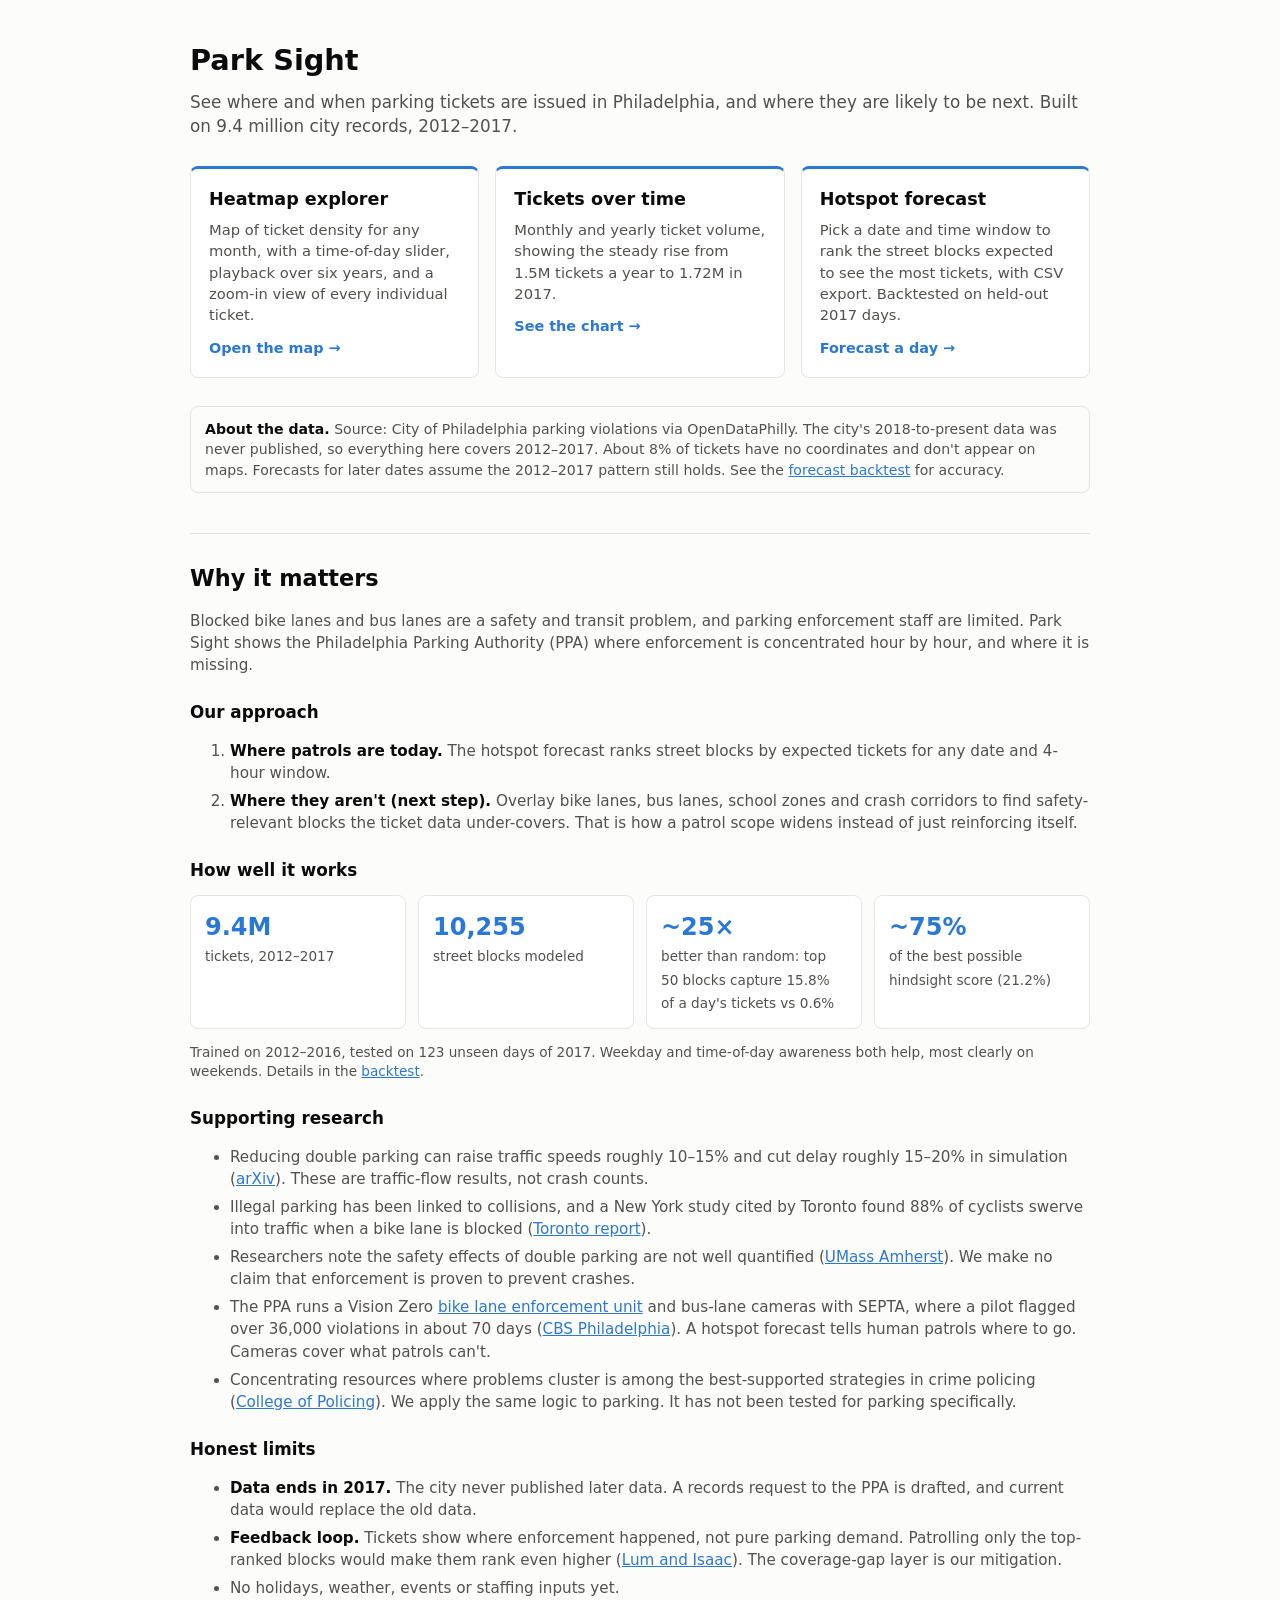
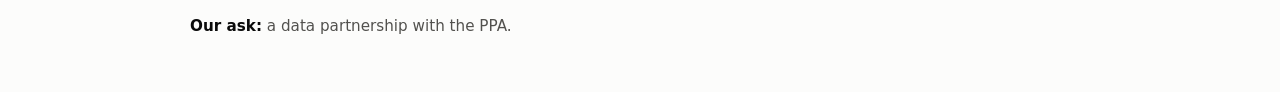
<file: web/index.html>
<!doctype html>
<html lang="en">
<head>
<meta charset="utf-8">
<meta name="viewport" content="width=device-width, initial-scale=1">
<title>Park Sight</title>
<style>
:root { color-scheme: light; --bg: #fcfcfb; --card: #fff; --ink: #0b0b0b; --muted: #52514e; --line: #e6e5e1; --accent: #2a78d6; }
@media (prefers-color-scheme: dark) {
  :root:where(:not([data-theme="light"])) { color-scheme: dark; --bg: #1a1a19; --card: #232321; --ink: #f0efec; --muted: #c3c2b7; --line: #33322f; --accent: #3987e5; }
}
body { margin: 0; background: var(--bg); color: var(--ink); font-family: system-ui, sans-serif; line-height: 1.45; }
main { max-width: 900px; margin: 0 auto; padding: 40px 16px; }
h1 { font-size: 1.8rem; margin: 0 0 8px; }
.lead { color: var(--muted); font-size: 1.05rem; margin: 0 0 28px; }
.cards { display: grid; grid-template-columns: repeat(auto-fit, minmax(250px, 1fr)); gap: 16px; }
.card { display: block; background: var(--card); border: 1px solid var(--line); border-top: 3px solid var(--accent); border-radius: 8px;
  padding: 18px; color: inherit; text-decoration: none; }
.card:hover, .card:focus-visible { border-color: var(--accent); outline: none; }
.card h2 { font-size: 1.1rem; margin: 0 0 6px; }
.card p { margin: 0 0 10px; color: var(--muted); font-size: .92rem; }
.card span { color: var(--accent); font-weight: 600; font-size: .9rem; }
.note { margin-top: 28px; padding: 12px 14px; border: 1px solid var(--line); border-radius: 8px; color: var(--muted); font-size: .88rem; }
.note b { color: var(--ink); }
.pitch { margin-top: 40px; padding-top: 28px; border-top: 1px solid var(--line); }
.pitch h2 { font-size: 1.4rem; margin: 0 0 8px; }
.pitch h3 { font-size: 1.05rem; margin: 24px 0 8px; }
.pitch p, .pitch li { color: var(--muted); font-size: .95rem; }
.pitch li { margin-bottom: 6px; }
.pitch b { color: var(--ink); }
.pitch a { color: var(--accent); }
.pitch .small { font-size: .85rem; }
.stats { display: grid; grid-template-columns: repeat(auto-fit, minmax(190px, 1fr)); gap: 12px; margin: 12px 0; }
.stat { background: var(--card); border: 1px solid var(--line); border-radius: 8px; padding: 14px; }
.stat b { display: block; font-size: 1.5rem; color: var(--accent); }
.stat span { color: var(--muted); font-size: .85rem; }
</style>
</head>
<body>
<main>
  <h1>Park Sight</h1>
  <p class="lead">See where and when parking tickets are issued in Philadelphia, and where they are likely to be next. Built on 9.4 million city records, 2012–2017.</p>
  <div class="cards">
    <a class="card" href="heatmap.html">
      <h2>Heatmap explorer</h2>
      <p>Map of ticket density for any month, with a time-of-day slider, playback over six years, and a zoom-in view of every individual ticket.</p>
      <span>Open the map →</span>
    </a>
    <a class="card" href="chart.html">
      <h2>Tickets over time</h2>
      <p>Monthly and yearly ticket volume, showing the steady rise from 1.5M tickets a year to 1.72M in 2017.</p>
      <span>See the chart →</span>
    </a>
    <a class="card" href="predict.html">
      <h2>Hotspot forecast</h2>
      <p>Pick a date and time window to rank the street blocks expected to see the most tickets, with CSV export. Backtested on held-out 2017 days.</p>
      <span>Forecast a day →</span>
    </a>
  </div>
  <div class="note">
    <b>About the data.</b> Source: City of Philadelphia parking violations via OpenDataPhilly. The city's 2018-to-present data was never published, so everything here covers 2012–2017. About 8% of tickets have no coordinates and don't appear on maps. Forecasts for later dates assume the 2012–2017 pattern still holds. See the <a href="backtest.html" style="color:var(--accent)">forecast backtest</a> for accuracy.
  </div>

  <section class="pitch" id="why">
    <h2>Why it matters</h2>
    <p>Blocked bike lanes and bus lanes are a safety and transit problem, and parking enforcement staff are limited. Park Sight shows the Philadelphia Parking Authority (PPA) where enforcement is concentrated hour by hour, and where it is missing.</p>

    <h3>Our approach</h3>
    <ol>
      <li><b>Where patrols are today.</b> The hotspot forecast ranks street blocks by expected tickets for any date and 4-hour window.</li>
      <li><b>Where they aren't (next step).</b> Overlay bike lanes, bus lanes, school zones and crash corridors to find safety-relevant blocks the ticket data under-covers. That is how a patrol scope widens instead of just reinforcing itself.</li>
    </ol>

    <h3>How well it works</h3>
    <div class="stats">
      <div class="stat"><b>9.4M</b><span>tickets, 2012–2017</span></div>
      <div class="stat"><b>10,255</b><span>street blocks modeled</span></div>
      <div class="stat"><b>~25×</b><span>better than random: top 50 blocks capture 15.8% of a day's tickets vs 0.6%</span></div>
      <div class="stat"><b>~75%</b><span>of the best possible hindsight score (21.2%)</span></div>
    </div>
    <p class="small">Trained on 2012–2016, tested on 123 unseen days of 2017. Weekday and time-of-day awareness both help, most clearly on weekends. Details in the <a href="backtest.html">backtest</a>.</p>

    <h3>Supporting research</h3>
    <ul>
      <li>Reducing double parking can raise traffic speeds roughly 10–15% and cut delay roughly 15–20% in simulation (<a href="https://arxiv.org/pdf/2011.11238">arXiv</a>). These are traffic-flow results, not crash counts.</li>
      <li>Illegal parking has been linked to collisions, and a New York study cited by Toronto found 88% of cyclists swerve into traffic when a bike lane is blocked (<a href="https://www.tac-atc.ca/wp-content/uploads/illegal_parking_in_Toronto.pdf">Toronto report</a>).</li>
      <li>Researchers note the safety effects of double parking are not well quantified (<a href="https://www.umass.edu/neutc/projects/measuring-and-modeling-safety-congestion-impacts-double-parking">UMass Amherst</a>). We make no claim that enforcement is proven to prevent crashes.</li>
      <li>The PPA runs a Vision Zero <a href="https://philapark.org/?p=24539">bike lane enforcement unit</a> and bus-lane cameras with SEPTA, where a pilot flagged over 36,000 violations in about 70 days (<a href="https://www.cbsnews.com/amp/philadelphia/news/ppa-septa-bus-tickets-ai-camera">CBS Philadelphia</a>). A hotspot forecast tells human patrols where to go. Cameras cover what patrols can't.</li>
      <li>Concentrating resources where problems cluster is among the best-supported strategies in crime policing (<a href="https://www.college.police.uk/research/crime-reduction-toolkit/hot-spots-policing">College of Policing</a>). We apply the same logic to parking. It has not been tested for parking specifically.</li>
    </ul>

    <h3>Honest limits</h3>
    <ul>
      <li><b>Data ends in 2017.</b> The city never published later data. A records request to the PPA is drafted, and current data would replace the old data.</li>
      <li><b>Feedback loop.</b> Tickets show where enforcement happened, not pure parking demand. Patrolling only the top-ranked blocks would make them rank even higher (<a href="https://www.sciencenews.org/blog/science-public/data-driven-crime-prediction-fails-erase-human-bias">Lum and Isaac</a>). The coverage-gap layer is our mitigation.</li>
      <li>No holidays, weather, events or staffing inputs yet.</li>
    </ul>

    <p><b>Our ask:</b> a data partnership with the PPA.</p>
  </section>
</main>
</body>
</html>
</file>
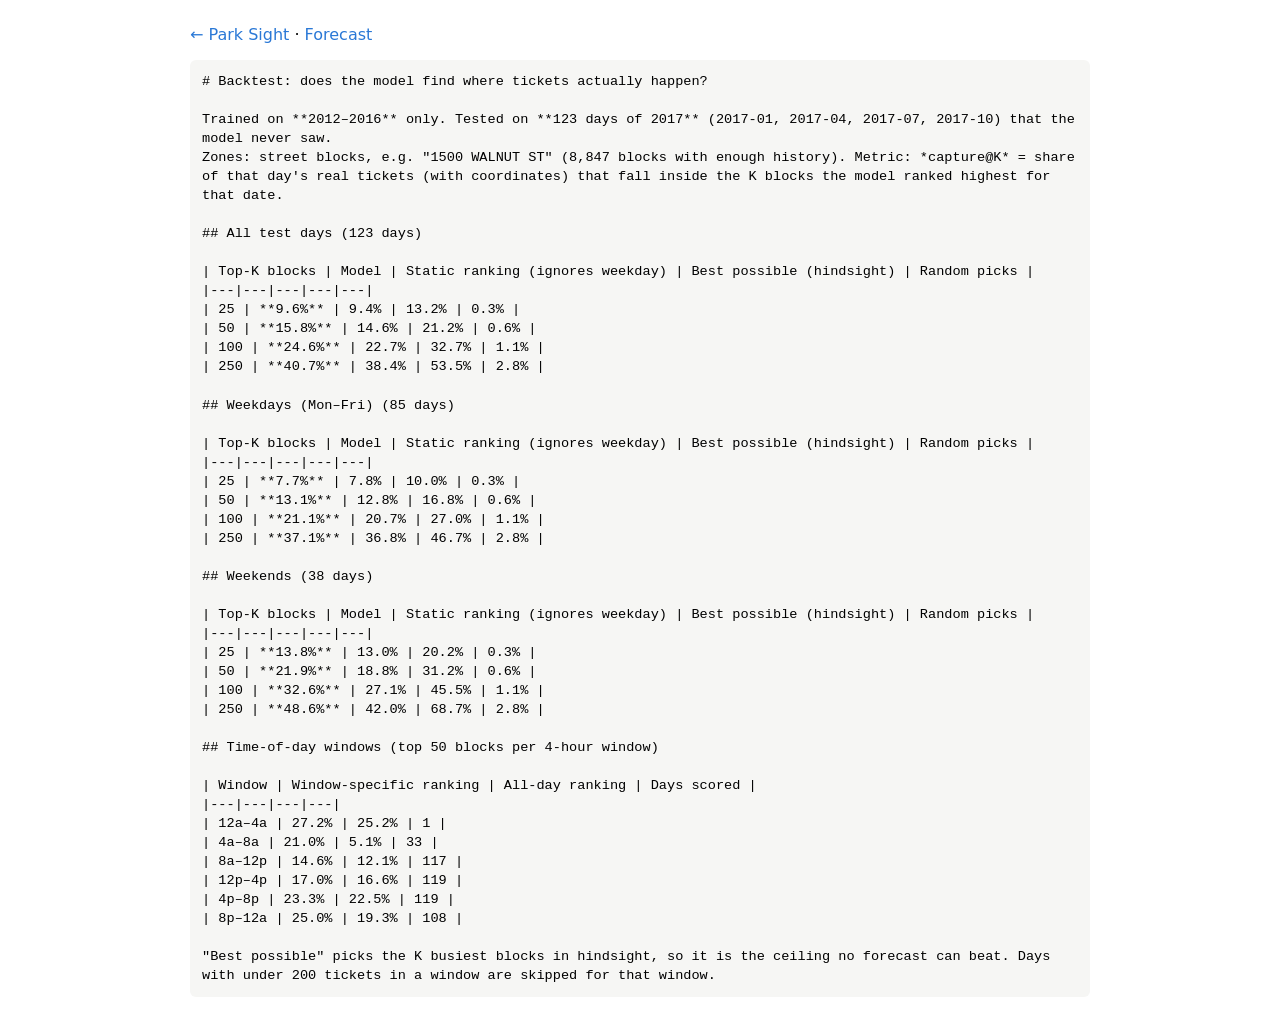
<file: web/backtest.html>
<!doctype html>
<html lang="en">
<head>
<meta charset="utf-8">
<meta name="viewport" content="width=device-width, initial-scale=1">
<title>Backtest · Park Sight</title>
<style>
body { font-family: system-ui, sans-serif; max-width: 900px; margin: 0 auto; padding: 24px 16px; line-height: 1.4; }
pre { white-space: pre-wrap; font-size: .85rem; background: #f6f6f4; padding: 12px; border-radius: 6px; overflow-x: auto; }
a { color: #2a78d6; text-decoration: none; }
</style>
</head>
<body>
<a href="index.html">← Park Sight</a> · <a href="predict.html">Forecast</a>
<pre id="md">Loading…</pre>
<script>
fetch("backtest.md").then((r) => r.text()).then((t) => (document.getElementById("md").textContent = t))
  .catch((e) => (document.getElementById("md").textContent = "Failed to load: " + e.message));
</script>
</body>
</html>
</file>
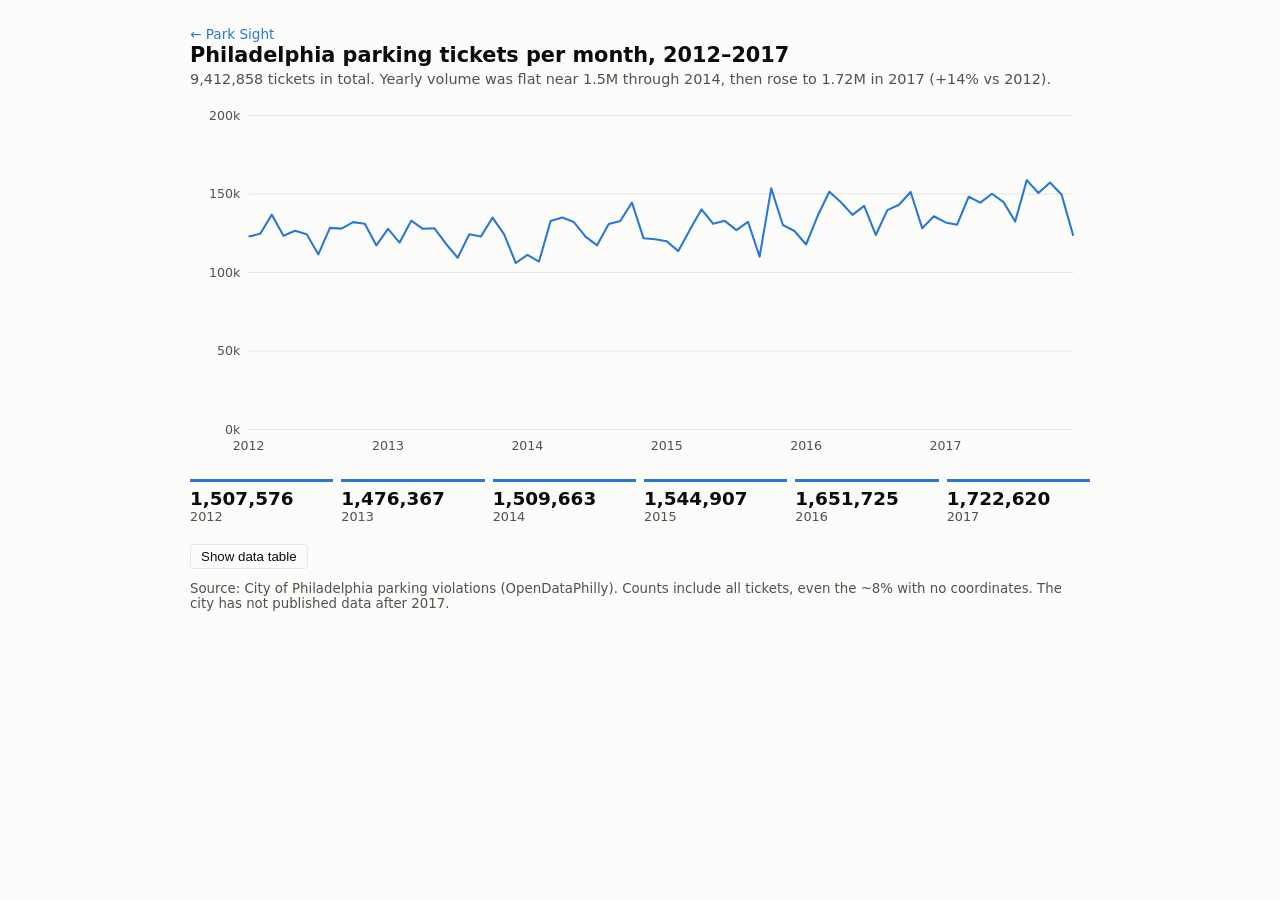
<file: web/chart.html>
<!doctype html>
<html lang="en">
<head>
<meta charset="utf-8">
<meta name="viewport" content="width=device-width, initial-scale=1">
<title>Ticket Trends · Park Sight</title>
<style>
:root {
  color-scheme: light;
  --surface-1: #fcfcfb; --text-primary: #0b0b0b; --text-secondary: #52514e;
  --grid: #e6e5e1; --series-1: #2a78d6;
}
@media (prefers-color-scheme: dark) {
  :root:where(:not([data-theme="light"])) {
    color-scheme: dark;
    --surface-1: #1a1a19; --text-primary: #f0efec; --text-secondary: #c3c2b7;
    --grid: #33322f; --series-1: #3987e5;
  }
}
body { margin: 0; background: var(--surface-1); color: var(--text-primary); font-family: system-ui, sans-serif; }
main { max-width: 900px; margin: 0 auto; padding: 24px 16px; }
h1 { font-size: 1.3rem; margin: 0 0 4px; }
.sub { color: var(--text-secondary); margin: 0 0 16px; font-size: .9rem; }
#chart { position: relative; }
svg { width: 100%; height: auto; display: block; }
.grid { stroke: var(--grid); stroke-width: 1; }
.tick { fill: var(--text-secondary); font-size: 12px; }
.line { fill: none; stroke: var(--series-1); stroke-width: 2; stroke-linejoin: round; }
.dot { fill: var(--series-1); stroke: var(--surface-1); stroke-width: 2; }
.cursor { stroke: var(--text-secondary); stroke-width: 1; stroke-dasharray: 3 3; }
#tip { position: absolute; pointer-events: none; background: var(--surface-1); color: var(--text-primary);
  border: 1px solid var(--grid); border-radius: 6px; padding: 6px 10px; font-size: .85rem; display: none;
  box-shadow: 0 2px 8px rgba(0,0,0,.2); white-space: nowrap; }
#tip b { display: block; }
.years { display: grid; grid-template-columns: repeat(6, 1fr); gap: 8px; margin: 20px 0; }
.years > div { border-top: 3px solid var(--series-1); padding-top: 6px; }
.years .n { font-size: 1.15rem; font-weight: 600; }
.years .y { color: var(--text-secondary); font-size: .8rem; }
button { background: none; border: 1px solid var(--grid); color: var(--text-primary); padding: 4px 10px; border-radius: 4px; cursor: pointer; }
table { border-collapse: collapse; margin-top: 12px; font-size: .85rem; display: none; }
td, th { padding: 2px 12px 2px 0; text-align: left; }
small { color: var(--text-secondary); display: block; margin-top: 12px; }
@media (max-width: 600px) { .years { grid-template-columns: repeat(3, 1fr); } }
</style>
</head>
<body>
<main>
  <a href="index.html" style="color:var(--series-1);font-size:.85rem;text-decoration:none">← Park Sight</a>
  <h1>Philadelphia parking tickets per month, 2012–2017</h1>
  <p class="sub" id="sub">Loading…</p>
  <div id="chart"><div id="tip"></div></div>
  <div class="years" id="years"></div>
  <button id="toggle">Show data table</button>
  <table id="table"></table>
  <small>Source: City of Philadelphia parking violations (OpenDataPhilly). Counts include all tickets, even the ~8% with no coordinates. The city has not published data after 2017.</small>
</main>
<script>
const W = 860, H = 340, M = { l: 56, r: 16, t: 12, b: 28 };
const fmt = (n) => n.toLocaleString();
const MON = ["Jan","Feb","Mar","Apr","May","Jun","Jul","Aug","Sep","Oct","Nov","Dec"];
const label = (k) => `${MON[+k.slice(5) - 1]} ${k.slice(0, 4)}`;

fetch("data/monthly_totals.json").then((r) => r.json()).then((d) => {
  const keys = Object.keys(d).sort(), vals = keys.map((k) => d[k]);
  const yMax = Math.ceil(Math.max(...vals) / 50000) * 50000;
  const x = (i) => M.l + (i / (keys.length - 1)) * (W - M.l - M.r);
  const y = (v) => H - M.b - (v / yMax) * (H - M.t - M.b);

  let svg = `<svg viewBox="0 0 ${W} ${H}" role="img" aria-label="Line chart of monthly parking tickets, 2012 to 2017">`;
  for (let v = 0; v <= yMax; v += 50000) {
    svg += `<line class="grid" x1="${M.l}" x2="${W - M.r}" y1="${y(v)}" y2="${y(v)}"/>` +
           `<text class="tick" x="${M.l - 8}" y="${y(v) + 4}" text-anchor="end">${v / 1000}k</text>`;
  }
  keys.forEach((k, i) => {
    if (k.endsWith("-01")) svg += `<text class="tick" x="${x(i)}" y="${H - 8}" text-anchor="middle">${k.slice(0, 4)}</text>`;
  });
  svg += `<path class="line" d="${vals.map((v, i) => `${i ? "L" : "M"}${x(i).toFixed(1)},${y(v).toFixed(1)}`).join("")}"/>`;
  svg += `<line class="cursor" id="cur" y1="${M.t}" y2="${H - M.b}" style="display:none"/><circle class="dot" id="dot" r="5" style="display:none"/></svg>`;
  const chart = document.getElementById("chart");
  chart.insertAdjacentHTML("afterbegin", svg);

  const tip = document.getElementById("tip"), cur = document.getElementById("cur"), dot = document.getElementById("dot");
  const el = chart.querySelector("svg");
  const show = (e) => {
    const r = el.getBoundingClientRect(), px = ((e.clientX - r.left) / r.width) * W;
    const i = Math.max(0, Math.min(keys.length - 1, Math.round(((px - M.l) / (W - M.l - M.r)) * (keys.length - 1))));
    cur.setAttribute("x1", x(i)); cur.setAttribute("x2", x(i));
    dot.setAttribute("cx", x(i)); dot.setAttribute("cy", y(vals[i]));
    cur.style.display = dot.style.display = "";
    tip.innerHTML = `<b>${label(keys[i])}</b>${fmt(vals[i])} tickets`;
    tip.style.display = "block";
    const left = (x(i) / W) * r.width;
    tip.style.left = Math.min(left + 12, r.width - tip.offsetWidth) + "px";
    tip.style.top = ((y(vals[i]) / H) * r.height - 44) + "px";
  };
  el.addEventListener("pointermove", show);
  el.addEventListener("pointerleave", () => { tip.style.display = "none"; cur.style.display = dot.style.display = "none"; });

  const byYear = {};
  keys.forEach((k, i) => (byYear[k.slice(0, 4)] = (byYear[k.slice(0, 4)] || 0) + vals[i]));
  const ys = Object.keys(byYear);
  document.getElementById("years").innerHTML = ys.map((yr) => `<div><div class="n">${fmt(byYear[yr])}</div><div class="y">${yr}</div></div>`).join("");
  const pct = ((byYear[ys.at(-1)] / byYear[ys[0]] - 1) * 100).toFixed(0);
  document.getElementById("sub").textContent =
    `${fmt(vals.reduce((a, b) => a + b, 0))} tickets in total. Yearly volume was flat near 1.5M through 2014, then rose to 1.72M in 2017 (+${pct}% vs 2012).`;

  document.getElementById("table").innerHTML = "<tr><th>Month</th><th>Tickets</th></tr>" +
    keys.map((k, i) => `<tr><td>${label(k)}</td><td>${fmt(vals[i])}</td></tr>`).join("");
  const t = document.getElementById("table"), b = document.getElementById("toggle");
  b.onclick = () => { const on = t.style.display === "table"; t.style.display = on ? "none" : "table"; b.textContent = on ? "Show data table" : "Hide data table"; };
});
</script>
</body>
</html>
</file>
